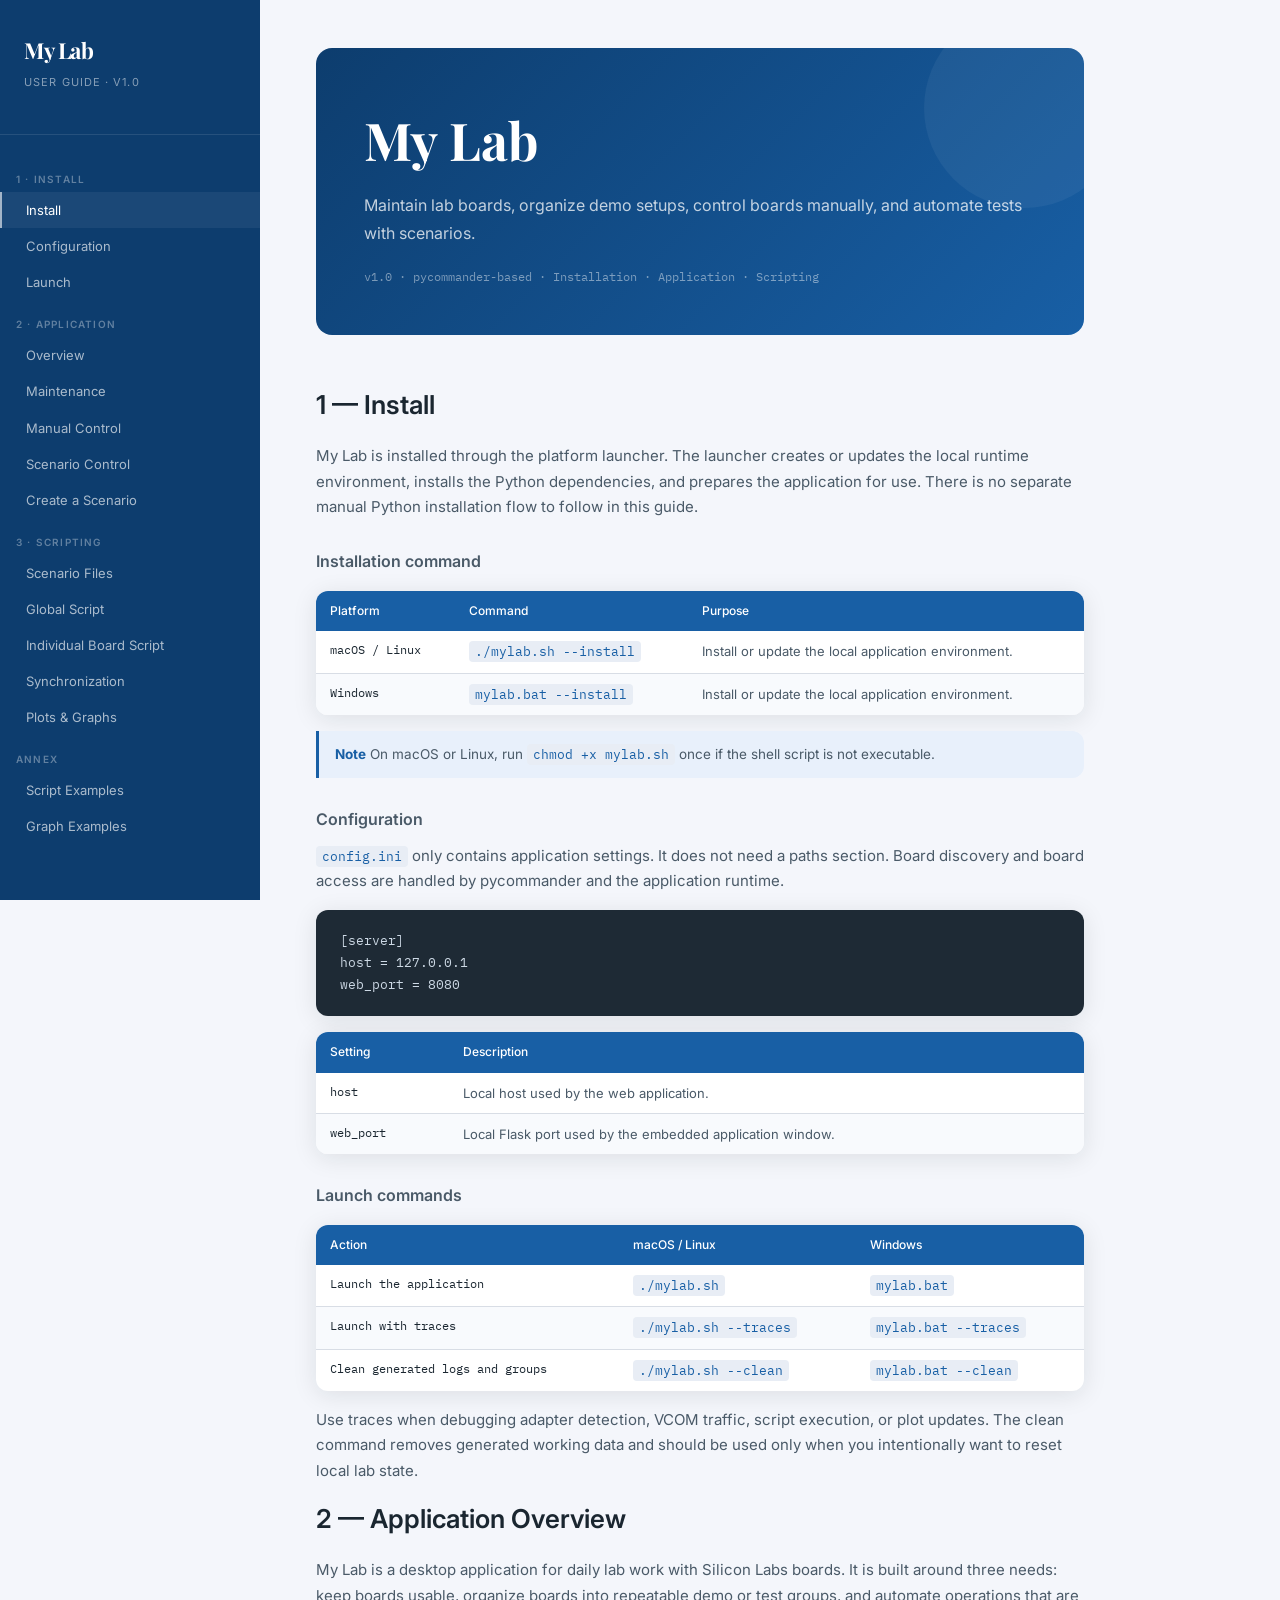
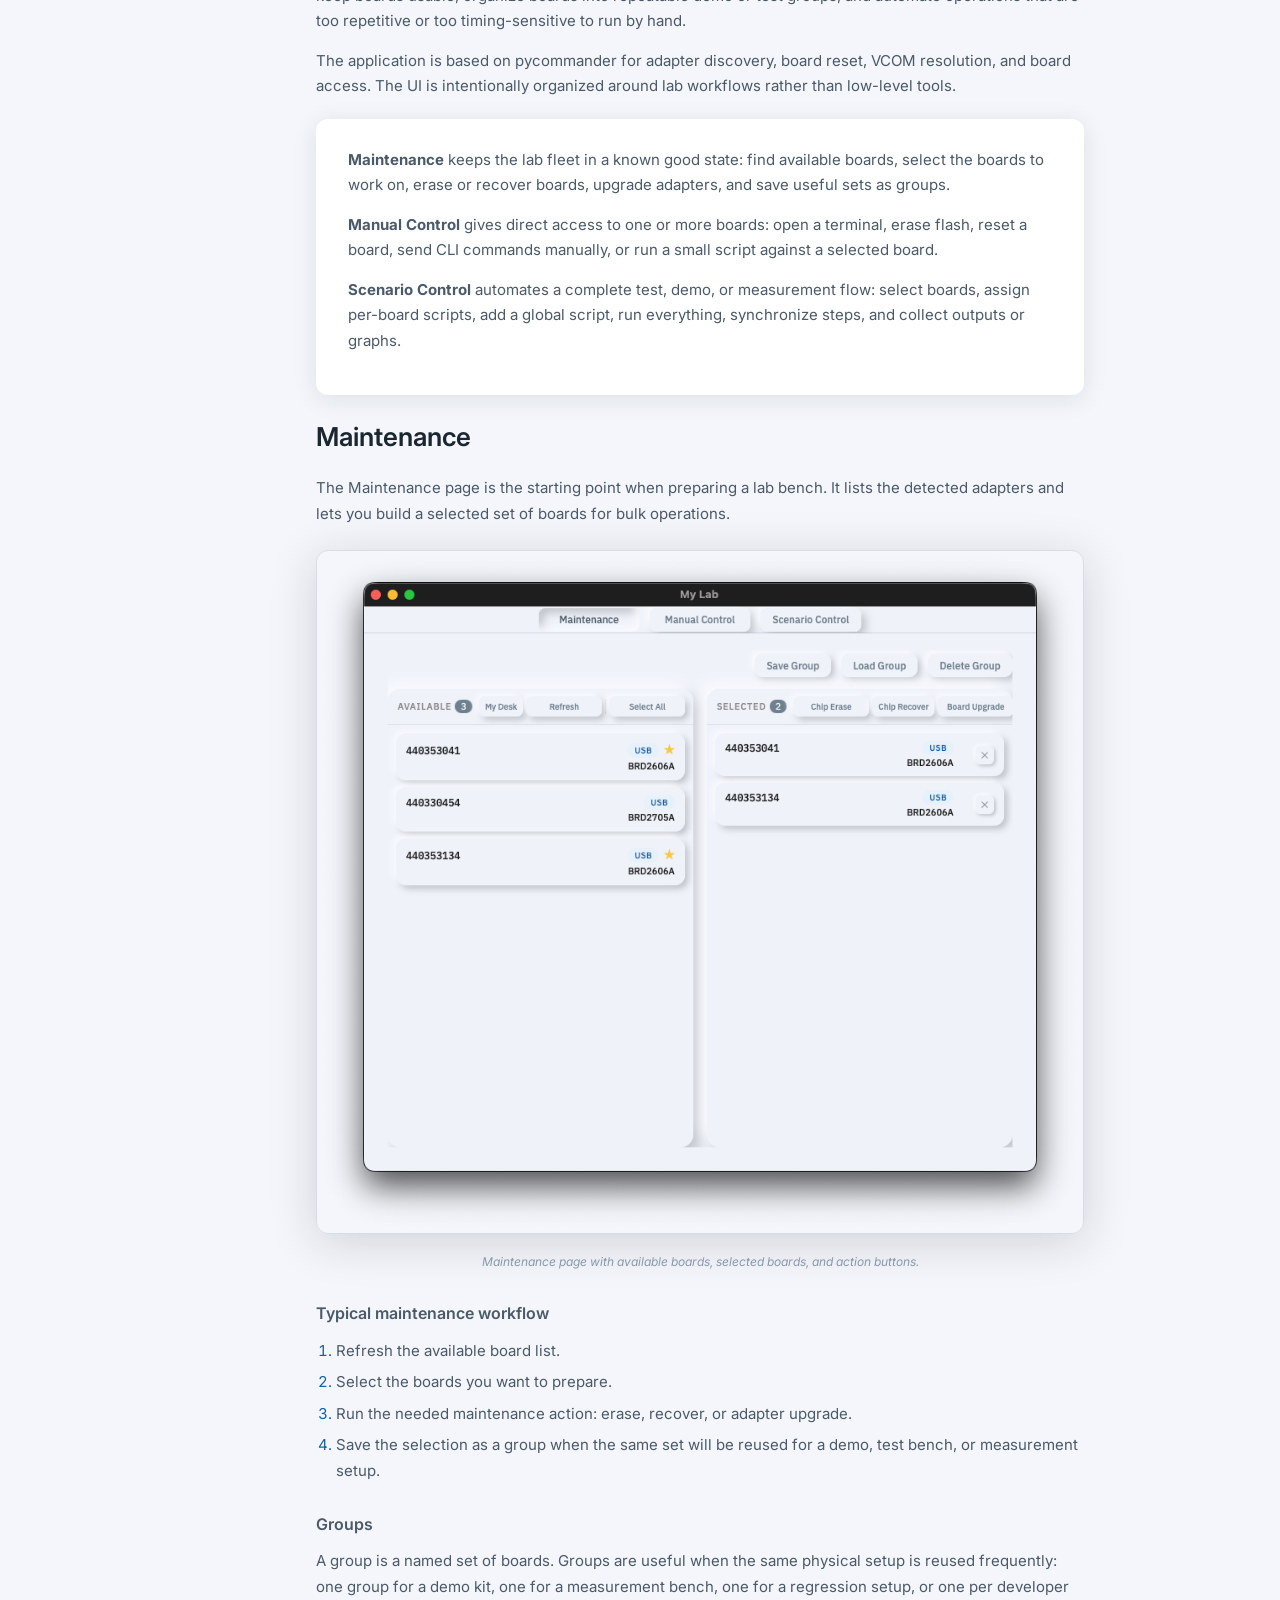
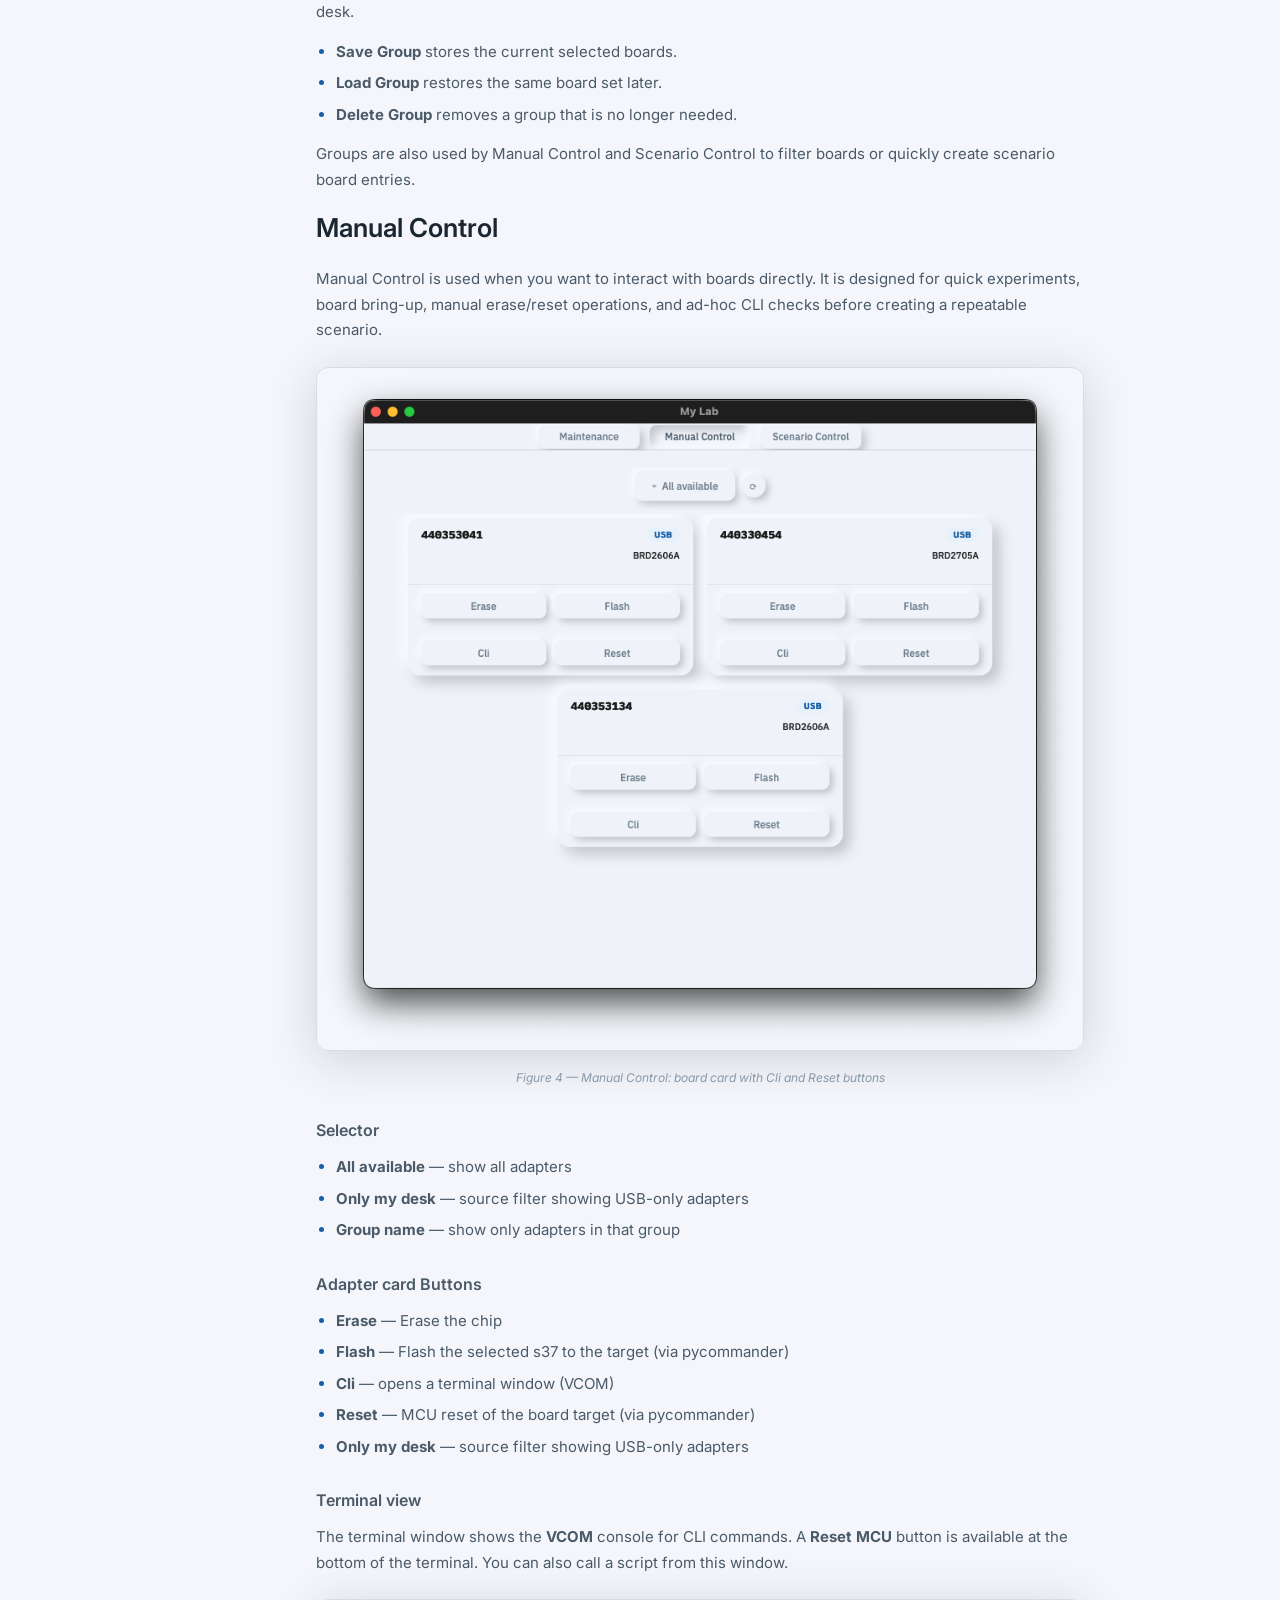
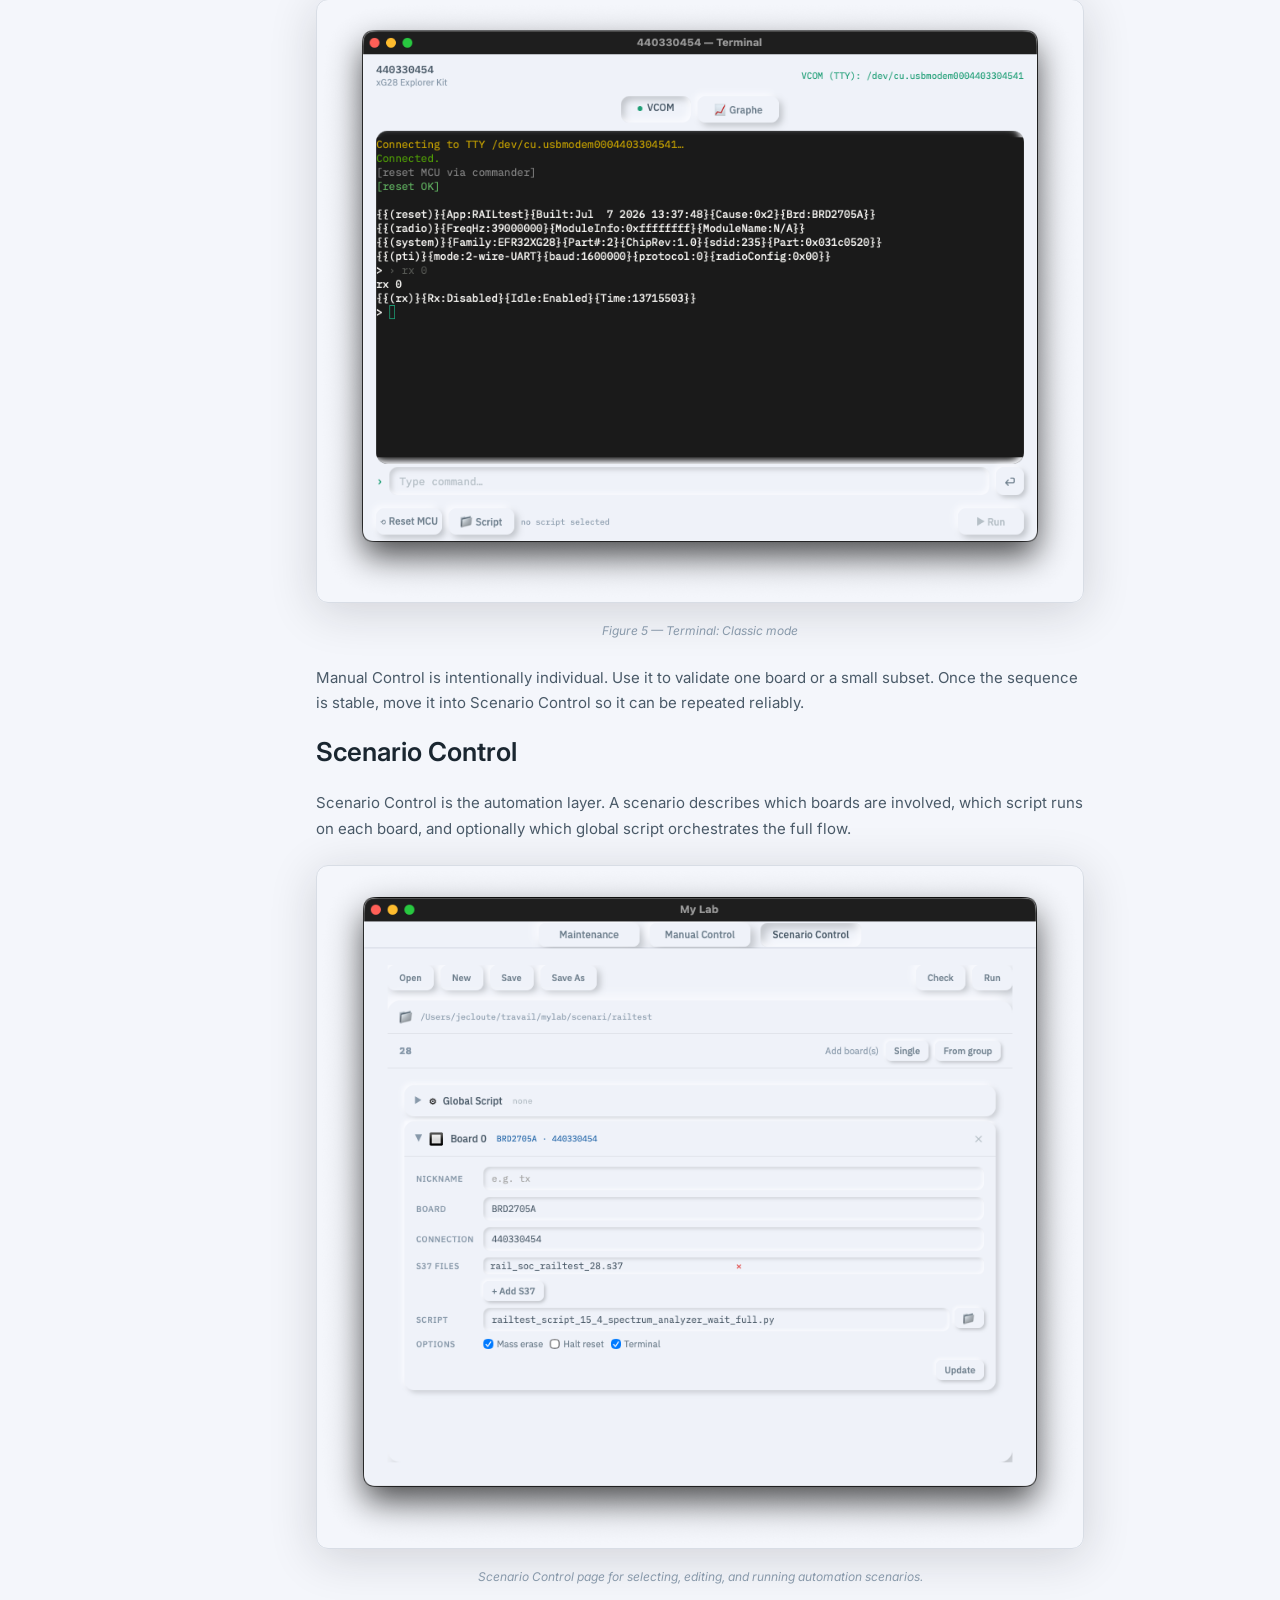
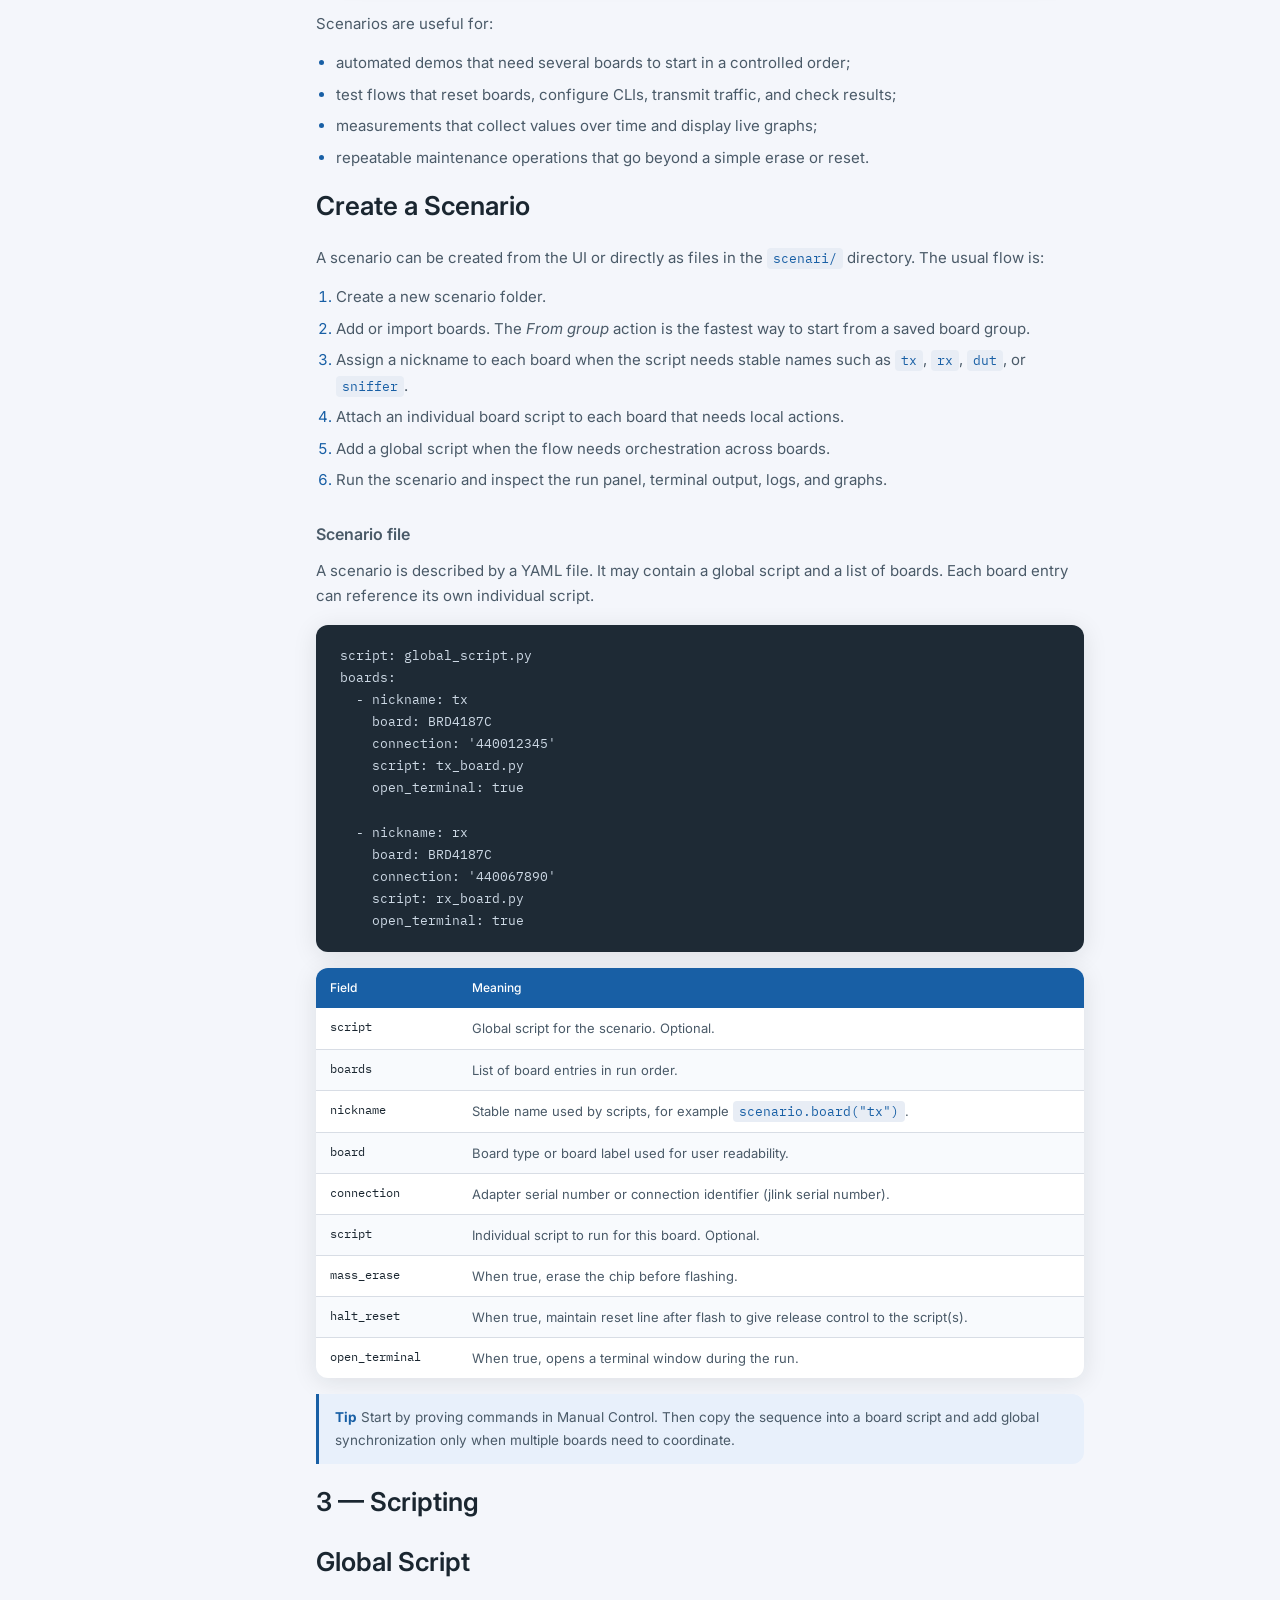
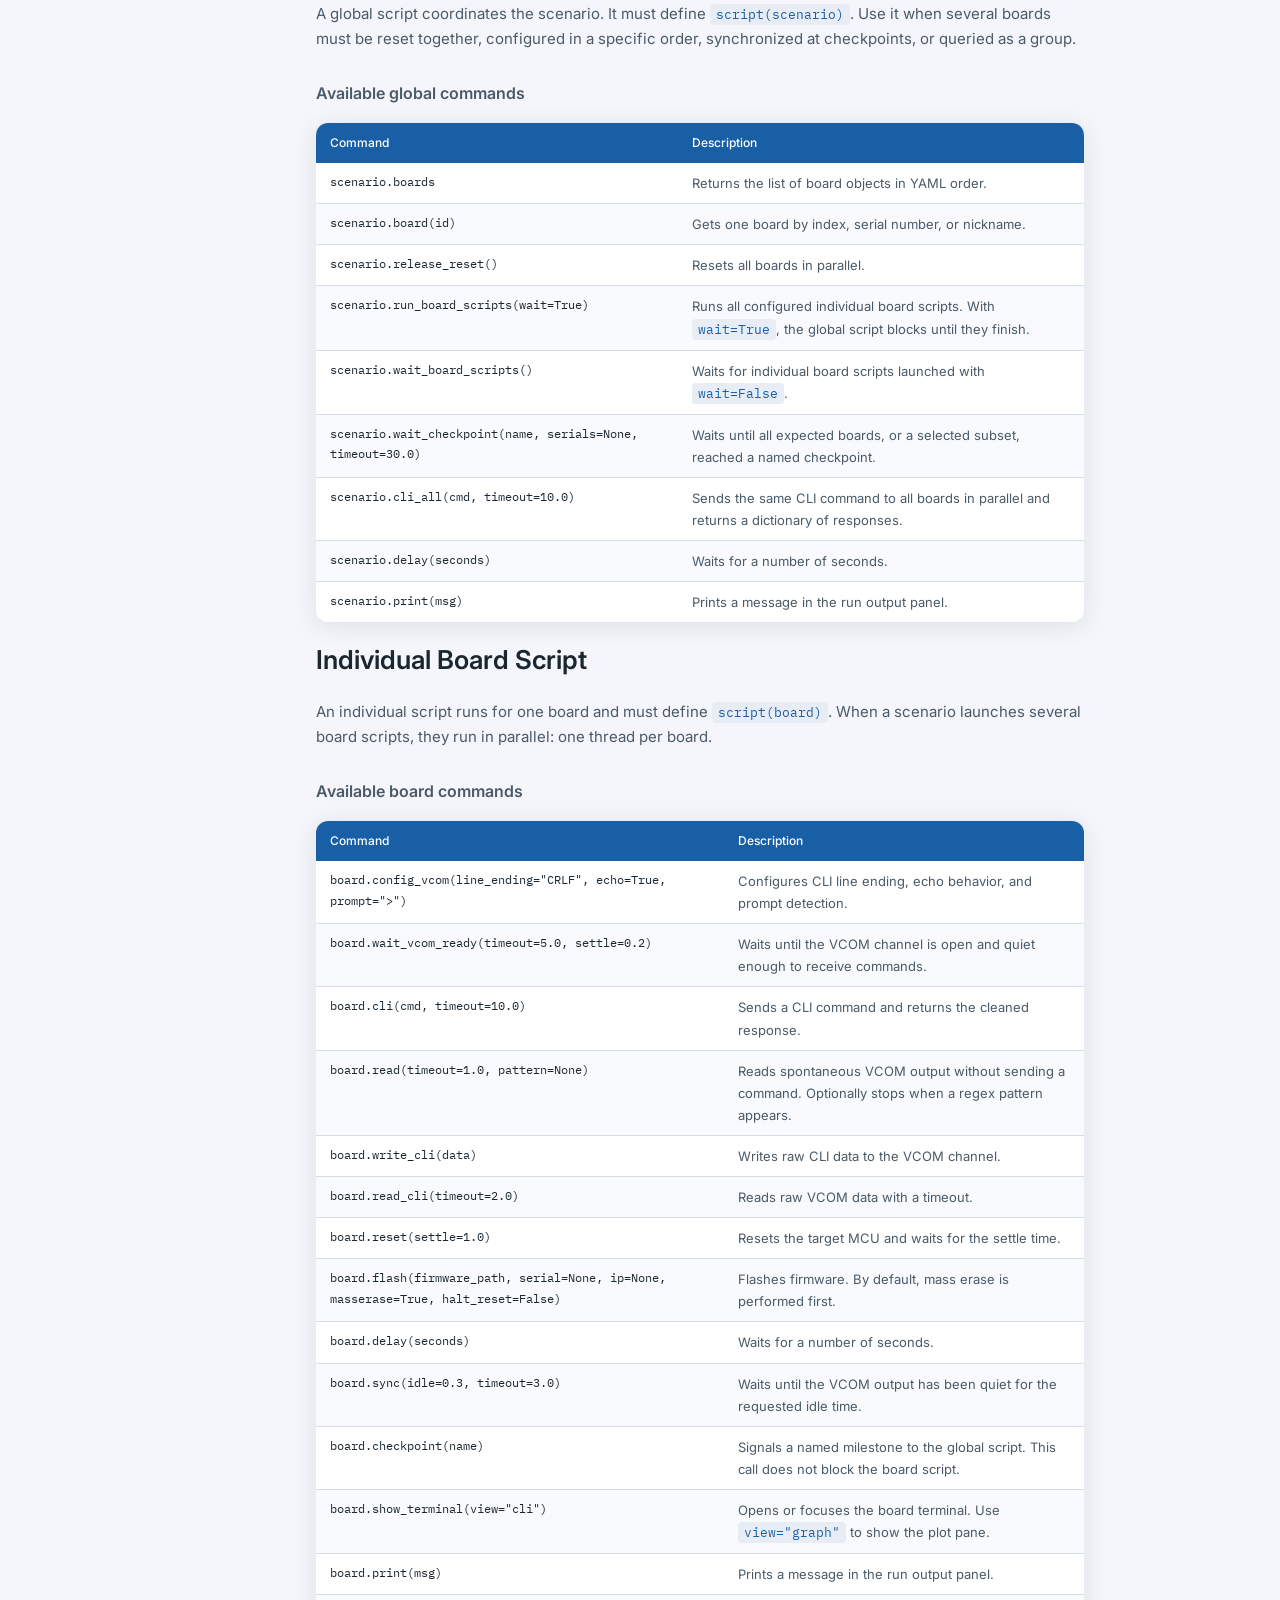
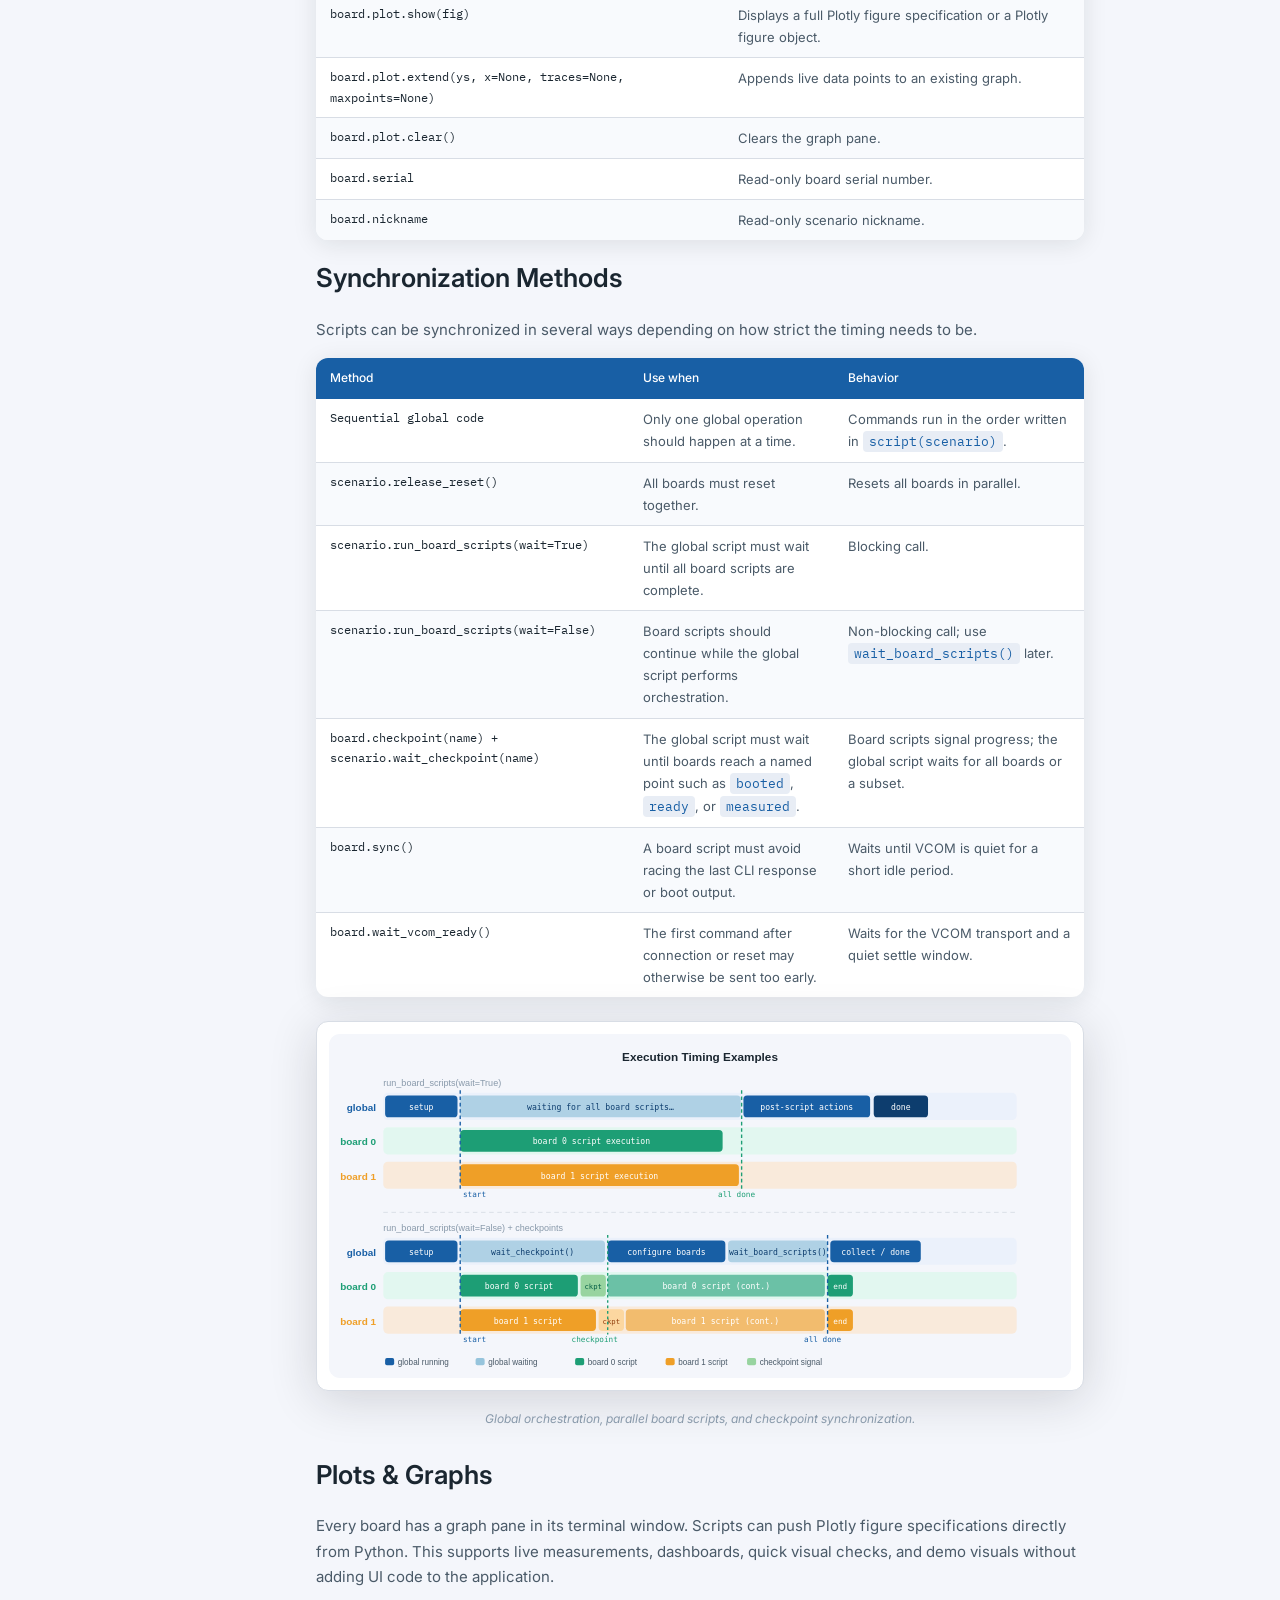
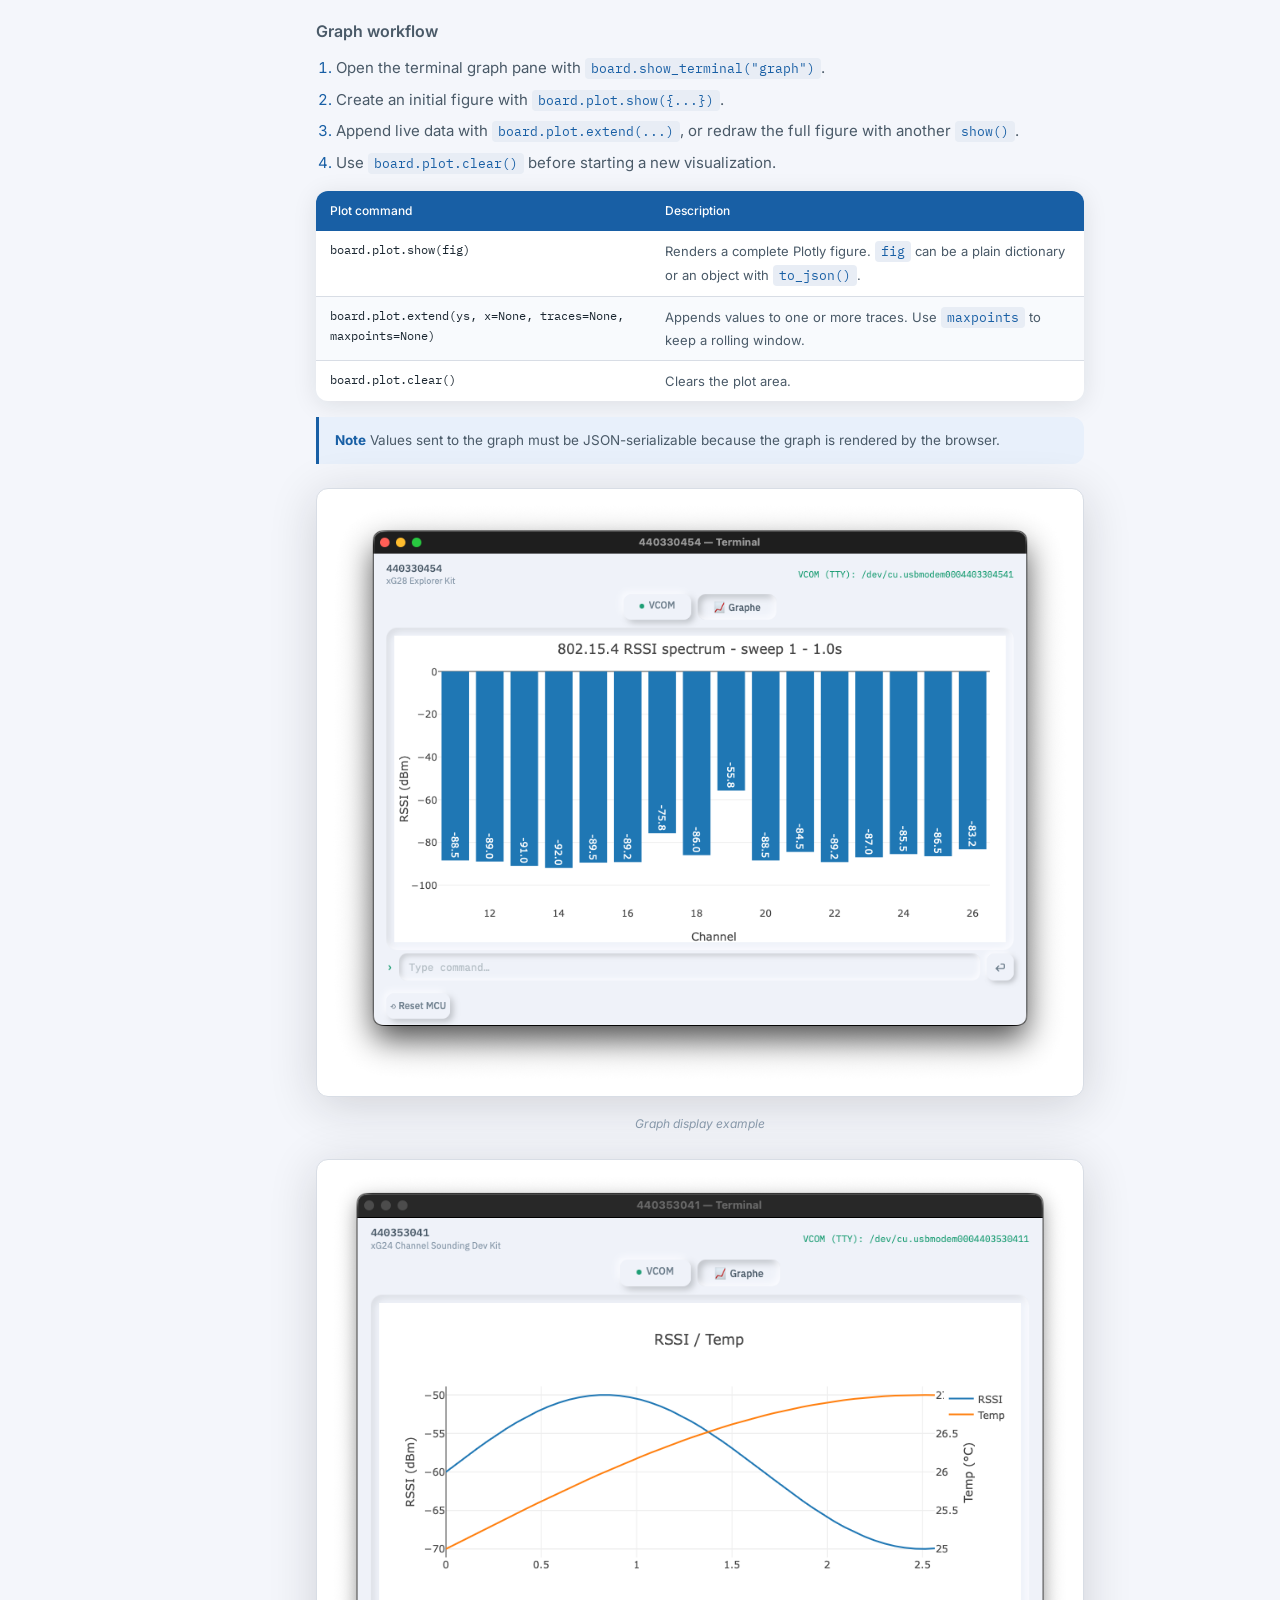
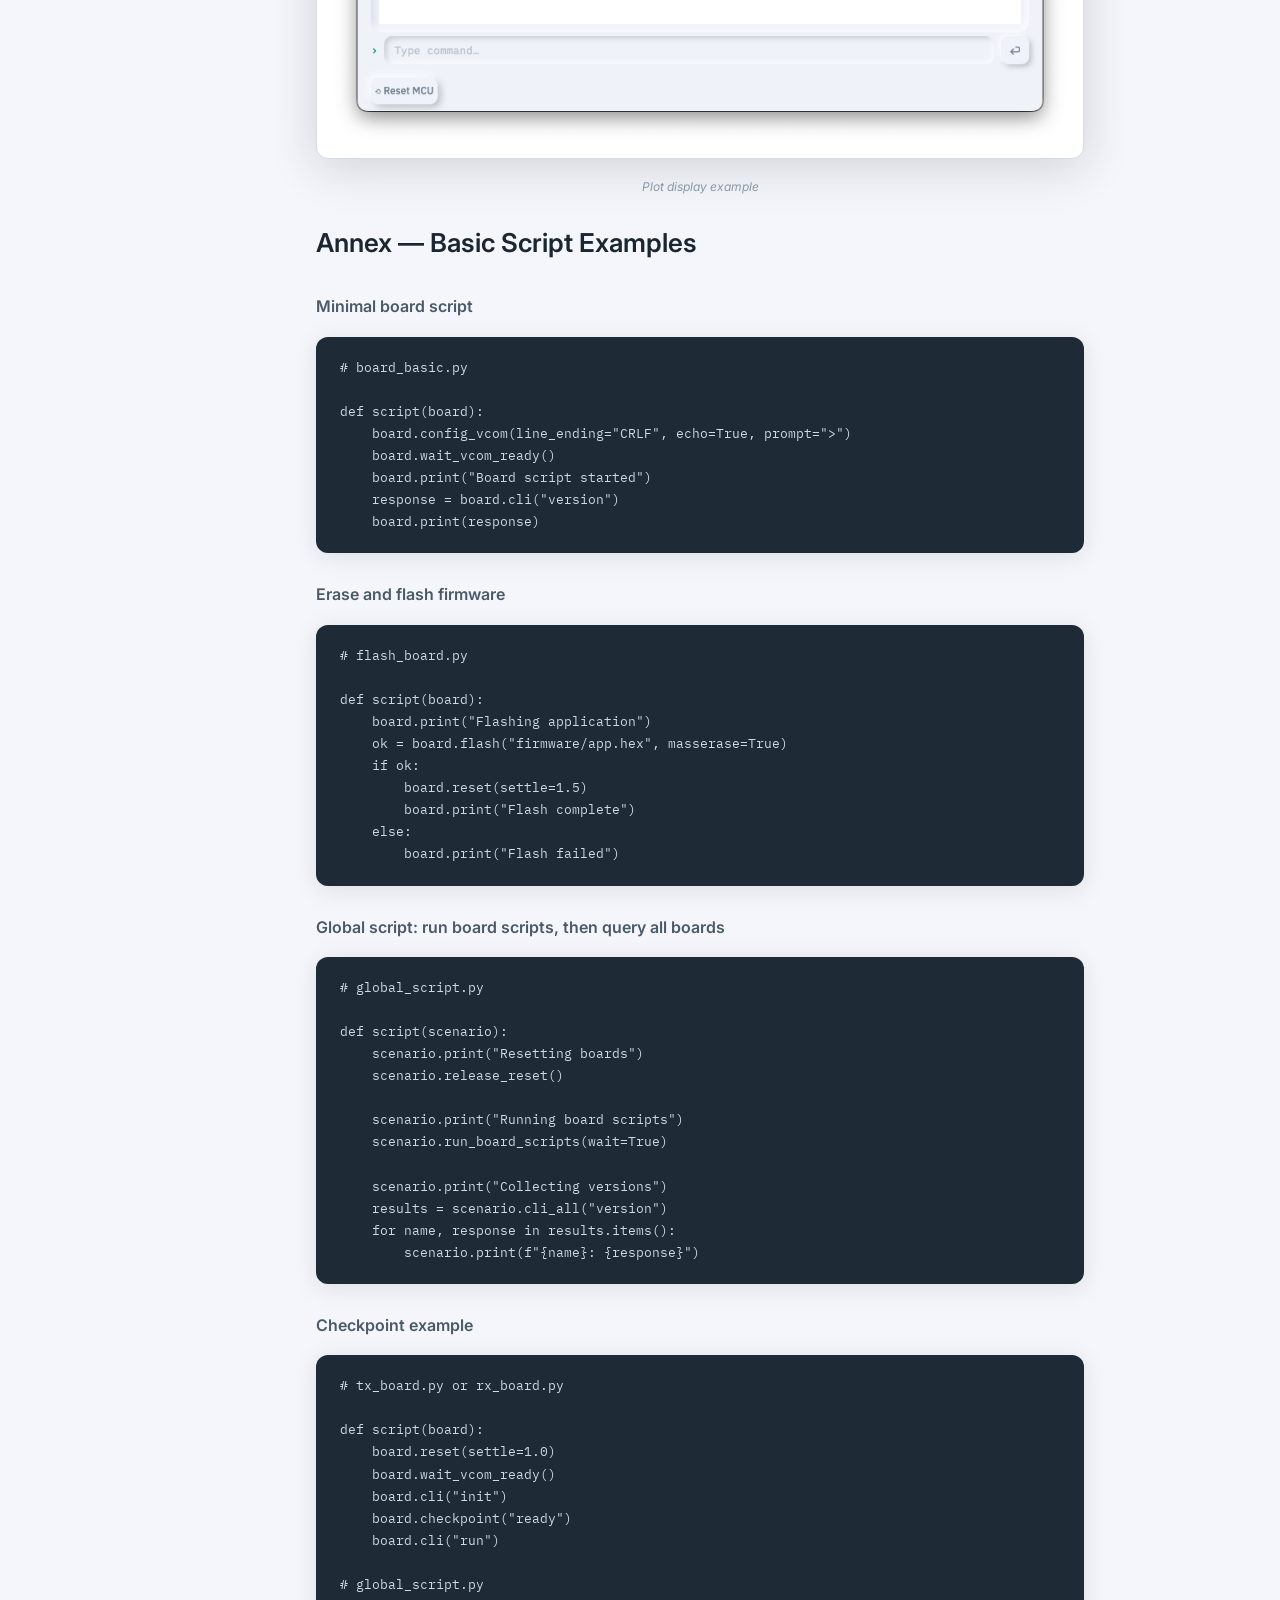
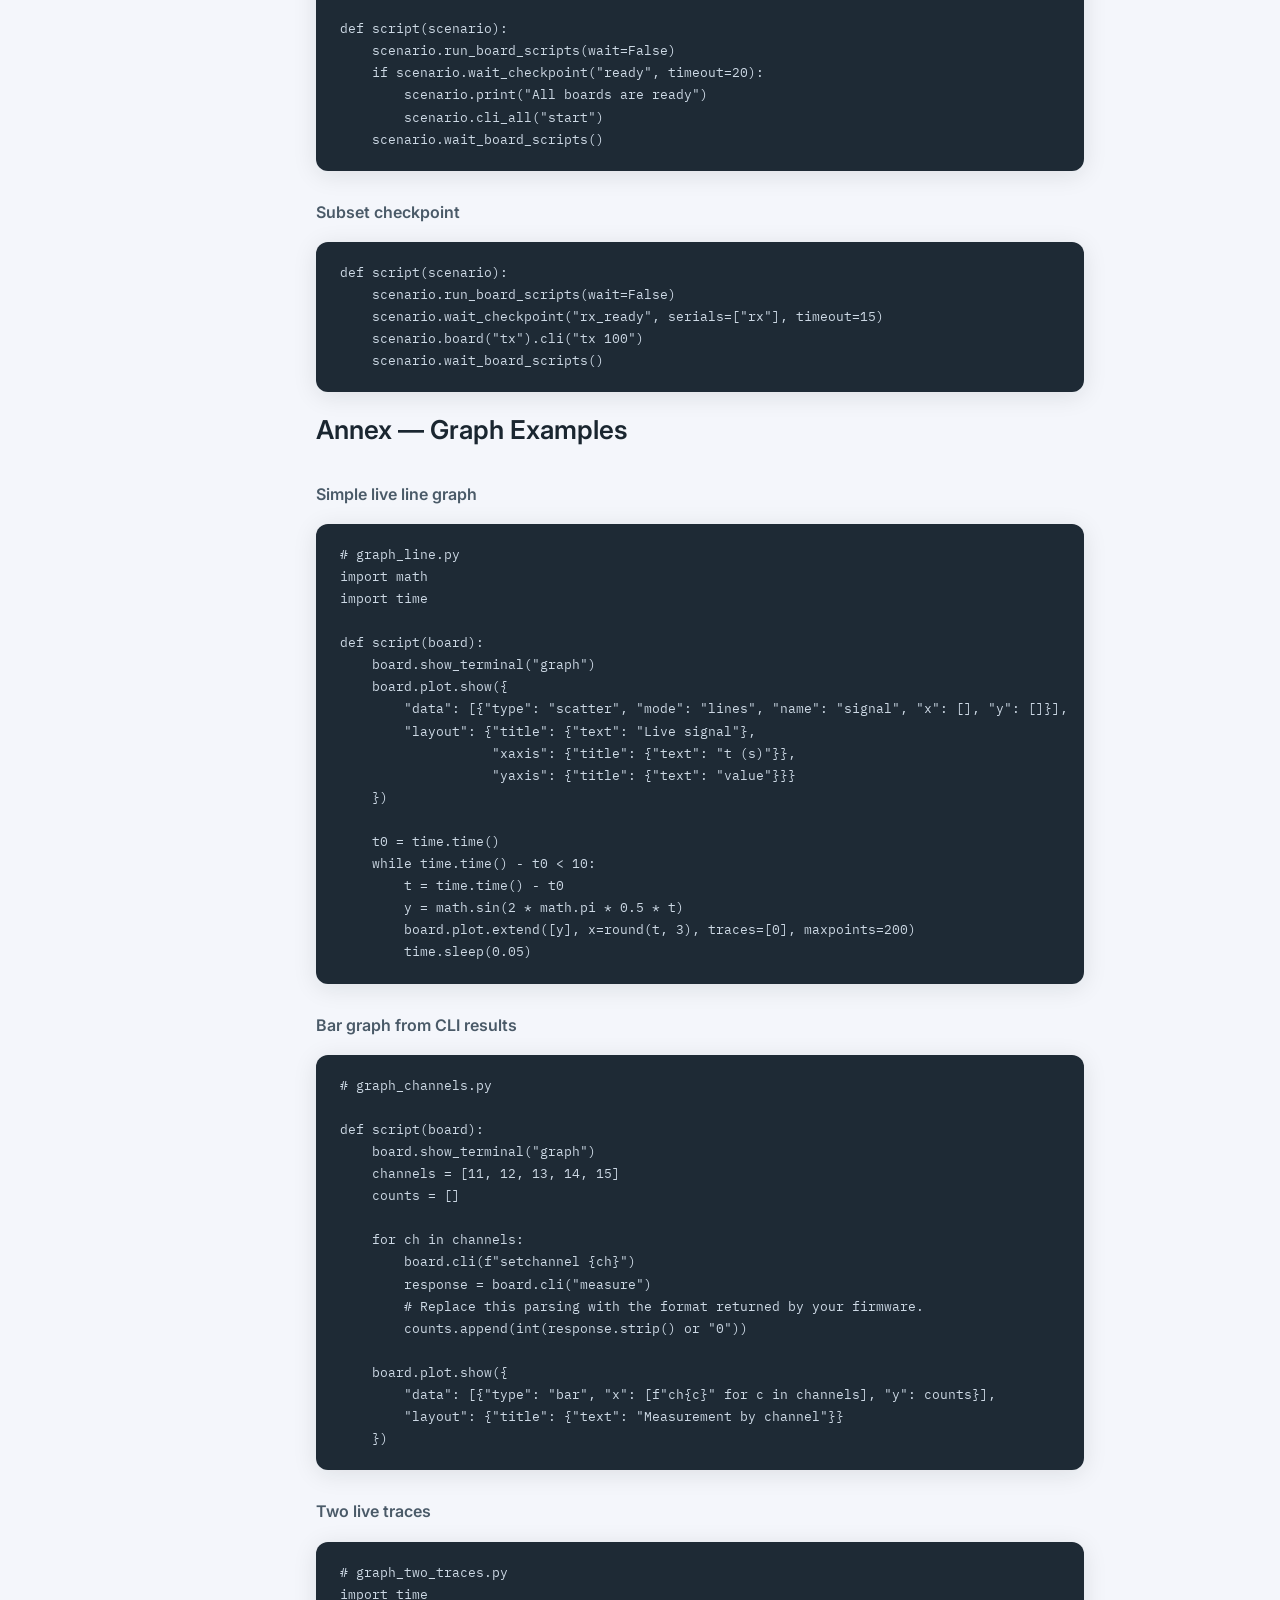
<file: doc/index.html>
<!DOCTYPE html>
<html lang="en">
<head>
<meta charset="UTF-8">
<meta name="viewport" content="width=device-width, initial-scale=1.0">
<title>My Lab — User Guide</title>
<link rel="preconnect" href="https://fonts.googleapis.com">
<link href="https://fonts.googleapis.com/css2?family=IBM+Plex+Mono:ital,wght@0,400;0,500;1,400&family=Inter:wght@300;400;500;600&family=Playfair+Display:wght@700&display=swap" rel="stylesheet">
<style>
/* ── Reset & Base ── */
*, *::before, *::after { box-sizing: border-box; margin: 0; padding: 0; }

:root {
  --bg:       #f4f6fb;
  --surface:  #ffffff;
  --accent:   #185FA5;
  --accent2:  #0d3d6e;
  --green:    #1D9E75;
  --orange:   #EF9F27;
  --red:      #E24B4A;
  --text:     #1a2630;
  --mid:      #4a5a68;
  --light:    #8899aa;
  --rule:     #d8dde5;
  --code-bg:  #1e2a35;
  --code-fg:  #cdd9e5;
  --note-bg:  #e8f0fb;
  --radius:   12px;
  --shadow:   0 4px 24px rgba(22,27,29,0.10);
  --shadow-lg:0 8px 48px rgba(22,27,29,0.16);
}

html { scroll-behavior: smooth; }

body {
  font-family: 'Inter', sans-serif;
  background: var(--bg);
  color: var(--text);
  line-height: 1.7;
  font-size: 15px;
}

/* ── Layout ── */
.layout { display: flex; min-height: 100vh; }

/* Sidebar */
.sidebar {
  width: 260px;
  flex-shrink: 0;
  position: sticky;
  top: 0;
  height: 100vh;
  overflow-y: auto;
  background: var(--accent2);
  padding: 32px 0 32px;
  display: flex;
  flex-direction: column;
}

.sidebar-brand {
  padding: 0 24px 28px;
  border-bottom: 1px solid rgba(255,255,255,0.1);
  margin-bottom: 20px;
}
.sidebar-brand h1 {
  font-family: 'Playfair Display', serif;
  font-size: 22px;
  color: white;
  letter-spacing: -.5px;
}
.sidebar-brand p {
  font-size: 11px;
  color: rgba(255,255,255,0.5);
  margin-top: 4px;
  text-transform: uppercase;
  letter-spacing: .1em;
}

.nav-section {
  padding: 0 16px 4px;
  font-size: 10px;
  font-weight: 600;
  text-transform: uppercase;
  letter-spacing: .12em;
  color: rgba(255,255,255,0.35);
  margin-top: 16px;
}

.sidebar nav a {
  display: block;
  padding: 7px 24px;
  font-size: 13px;
  color: rgba(255,255,255,0.65);
  text-decoration: none;
  border-left: 2px solid transparent;
  transition: all .15s;
}
.sidebar nav a:hover,
.sidebar nav a.active {
  color: white;
  border-left-color: rgba(255,255,255,0.6);
  background: rgba(255,255,255,0.06);
}
.sidebar nav a.sub { padding-left: 36px; font-size: 12px; }

/* Main content */
.main {
  flex: 1;
  min-width: 0;
  padding: 48px 56px 80px;
  max-width: 880px;
}

/* ── Typography ── */
h1.page-title {
  font-family: 'Playfair Display', serif;
  font-size: 42px;
  font-weight: 700;
  color: var(--accent);
  letter-spacing: -1px;
  margin-bottom: 8px;
}
.page-subtitle {
  font-size: 16px;
  color: var(--light);
  margin-bottom: 48px;
  padding-bottom: 24px;
  border-bottom: 1px solid var(--rule);
}

h2 {
  font-size: 26px;
  font-weight: 600;
  color: var(--text);
  margin: 56px 0 16px;
  padding-top: 24px;
  border-top: 1px solid var(--rule);
  scroll-margin-top: 24px;
}
h2:first-of-type { border-top: none; margin-top: 0; padding-top: 0; }

h3 {
  font-size: 16px;
  font-weight: 600;
  color: var(--mid);
  margin: 28px 0 10px;
  scroll-margin-top: 24px;
}

p { margin-bottom: 14px; color: var(--mid); }

a { color: var(--accent); text-decoration: none; }
a:hover { text-decoration: underline; }

ul, ol { margin: 0 0 14px 20px; color: var(--mid); }
li { margin-bottom: 6px; }
li::marker { color: var(--accent); }

/* ── Components ── */
.card {
  background: var(--surface);
  border-radius: var(--radius);
  box-shadow: var(--shadow);
  padding: 28px 32px;
  margin: 20px 0;
}

pre, code {
  font-family: 'IBM Plex Mono', monospace;
}

.code-block {
  background: var(--code-bg);
  border-radius: var(--radius);
  padding: 20px 24px;
  margin: 16px 0;
  overflow-x: auto;
  color: var(--code-fg);
  font-size: 13px;
  line-height: 1.7;
  box-shadow: var(--shadow);
}
.code-block .c { color: #5a7a94; font-style: italic; }
.code-block .k { color: #7eb8d4; }
.code-block .s { color: #98d4a0; }
.code-block .n { color: var(--code-fg); }

code {
  background: #e8edf5;
  color: var(--accent);
  padding: 2px 6px;
  border-radius: 4px;
  font-size: 13px;
}

.note {
  background: var(--note-bg);
  border-left: 3px solid var(--accent);
  border-radius: 0 var(--radius) var(--radius) 0;
  padding: 12px 16px;
  margin: 16px 0;
  font-size: 13.5px;
  color: var(--mid);
}
.note strong { color: var(--accent); }

.figure {
  margin: 24px 0;
  text-align: center;
}
.figure img {
  max-width: 100%;
  border-radius: var(--radius);
  box-shadow: var(--shadow-lg);
  border: 1px solid var(--rule);
}
.figure figcaption {
  font-size: 12px;
  color: var(--light);
  margin-top: 10px;
  font-style: italic;
}

table {
  width: 100%;
  border-collapse: collapse;
  font-size: 13px;
  margin: 16px 0;
  background: var(--surface);
  border-radius: var(--radius);
  overflow: hidden;
  box-shadow: var(--shadow);
}
th {
  background: var(--accent);
  color: white;
  padding: 10px 14px;
  font-weight: 500;
  text-align: left;
  font-size: 12px;
}
td {
  padding: 9px 14px;
  border-bottom: 1px solid var(--rule);
  color: var(--mid);
  vertical-align: top;
}
td:first-child { font-family: 'IBM Plex Mono', monospace; color: var(--text); font-size: 12px; }
tr:last-child td { border-bottom: none; }
tr:nth-child(even) td { background: #f8fafd; }

.badge {
  display: inline-block;
  padding: 2px 10px;
  border-radius: 20px;
  font-size: 11px;
  font-weight: 500;
}
.badge-blue   { background: #dbeafe; color: #1d4ed8; }
.badge-green  { background: #d1fae5; color: #065f46; }
.badge-orange { background: #fed7aa; color: #92400e; }

/* ── Cover section ── */
.cover {
  background: linear-gradient(135deg, var(--accent2) 0%, var(--accent) 100%);
  border-radius: 16px;
  padding: 48px;
  margin-bottom: 48px;
  color: white;
  position: relative;
  overflow: hidden;
}
.cover::before {
  content: '';
  position: absolute;
  right: -40px; top: -40px;
  width: 200px; height: 200px;
  border-radius: 50%;
  background: rgba(255,255,255,0.05);
}
.cover h1 {
  font-family: 'Playfair Display', serif;
  font-size: 52px;
  color: white;
  margin-bottom: 8px;
}
.cover p { color: rgba(255,255,255,0.75); font-size: 16px; margin-bottom: 0; }
.cover .version { font-family: 'IBM Plex Mono', monospace; font-size: 12px; color: rgba(255,255,255,0.45); margin-top: 20px; }

/* ── Scrollbar ── */
.sidebar::-webkit-scrollbar { width: 4px; }
.sidebar::-webkit-scrollbar-thumb { background: rgba(255,255,255,0.2); border-radius: 2px; }

/* ── Section anchors ── */
section { scroll-margin-top: 0; }
</style>
</head>

<body>

<div class="layout">

<aside class="sidebar">
  <div class="sidebar-brand">
    <h1>My Lab</h1>
    <p>User Guide · v1.0</p>
  </div>
  <nav>
    <div class="nav-section">1 · Install</div>
    <a href="#install">Install</a>
    <a href="#config">Configuration</a>
    <a href="#launch">Launch</a>

    <div class="nav-section">2 · Application</div>
    <a href="#overview">Overview</a>
    <a href="#maintenance">Maintenance</a>
    <a href="#manual-control">Manual Control</a>
    <a href="#scenario-control">Scenario Control</a>
    <a href="#create-scenario">Create a Scenario</a>

    <div class="nav-section">3 · Scripting</div>
    <a href="#scenario-file">Scenario Files</a>
    <a href="#global-script">Global Script</a>
    <a href="#board-script">Individual Board Script</a>
    <a href="#sync">Synchronization</a>
    <a href="#plots">Plots &amp; Graphs</a>

    <div class="nav-section">Annex</div>
    <a href="#examples">Script Examples</a>
    <a href="#graph-examples">Graph Examples</a>
  </nav>
</aside>

<main class="main">

<div class="cover">
  <h1>My Lab</h1>
  <p>Maintain lab boards, organize demo setups, control boards manually, and automate tests with scenarios.</p>
  <div class="version">v1.0 · pycommander-based · Installation · Application · Scripting</div>
</div>

<section id="install">
<h2>1 — Install</h2>
<p>My Lab is installed through the platform launcher. The launcher creates or updates the local runtime environment, installs the Python dependencies, and prepares the application for use. There is no separate manual Python installation flow to follow in this guide.</p>

<h3 id="install-steps">Installation command</h3>
<table>
  <thead><tr><th>Platform</th><th>Command</th><th>Purpose</th></tr></thead>
  <tbody>
    <tr><td>macOS / Linux</td><td><code>./mylab.sh --install</code></td><td>Install or update the local application environment.</td></tr>
    <tr><td>Windows</td><td><code>mylab.bat --install</code></td><td>Install or update the local application environment.</td></tr>
  </tbody>
</table>

<div class="note"><strong>Note</strong> On macOS or Linux, run <code>chmod +x mylab.sh</code> once if the shell script is not executable.</div>

<h3 id="config">Configuration</h3>
<p><code>config.ini</code> only contains application settings. It does not need a paths section. Board discovery and board access are handled by pycommander and the application runtime.</p>
<div class="code-block"><pre>[server]
host = 127.0.0.1
web_port = 8080
</pre></div>

<table>
  <thead><tr><th>Setting</th><th>Description</th></tr></thead>
  <tbody>
    <tr><td>host</td><td>Local host used by the web application.</td></tr>
    <tr><td>web_port</td><td>Local Flask port used by the embedded application window.</td></tr>
  </tbody>
</table>

<h3 id="launch">Launch commands</h3>
<table>
  <thead><tr><th>Action</th><th>macOS / Linux</th><th>Windows</th></tr></thead>
  <tbody>
    <tr><td>Launch the application</td><td><code>./mylab.sh</code></td><td><code>mylab.bat</code></td></tr>
    <tr><td>Launch with traces</td><td><code>./mylab.sh --traces</code></td><td><code>mylab.bat --traces</code></td></tr>
    <tr><td>Clean generated logs and groups</td><td><code>./mylab.sh --clean</code></td><td><code>mylab.bat --clean</code></td></tr>
  </tbody>
</table>
<p>Use traces when debugging adapter detection, VCOM traffic, script execution, or plot updates. The clean command removes generated working data and should be used only when you intentionally want to reset local lab state.</p>
</section>

<section id="overview">
<h2>2 — Application Overview</h2>
<p>My Lab is a desktop application for daily lab work with Silicon Labs boards. It is built around three needs: keep boards usable, organize boards into repeatable demo or test groups, and automate operations that are too repetitive or too timing-sensitive to run by hand.</p>

<p>The application is based on pycommander for adapter discovery, board reset, VCOM resolution, and board access. The UI is intentionally organized around lab workflows rather than low-level tools.</p>

<div class="card">
  <p><strong>Maintenance</strong> keeps the lab fleet in a known good state: find available boards, select the boards to work on, erase or recover boards, upgrade adapters, and save useful sets as groups.</p>
  <p><strong>Manual Control</strong> gives direct access to one or more boards: open a terminal, erase flash, reset a board, send CLI commands manually, or run a small script against a selected board.</p>
  <p><strong>Scenario Control</strong> automates a complete test, demo, or measurement flow: select boards, assign per-board scripts, add a global script, run everything, synchronize steps, and collect outputs or graphs.</p>
</div>
</section>

<section id="maintenance">
<h2>Maintenance</h2>
<p>The Maintenance page is the starting point when preparing a lab bench. It lists the detected adapters and lets you build a selected set of boards for bulk operations.</p>

<div class="figure">
  <img src="img/img_maintenance.png" alt="Maintenance page">
  <figcaption>Maintenance page with available boards, selected boards, and action buttons.</figcaption>
</div>

<h3>Typical maintenance workflow</h3>
<ol>
  <li>Refresh the available board list.</li>
  <li>Select the boards you want to prepare.</li>
  <li>Run the needed maintenance action: erase, recover, or adapter upgrade.</li>
  <li>Save the selection as a group when the same set will be reused for a demo, test bench, or measurement setup.</li>
</ol>

<h3>Groups</h3>
<p>A group is a named set of boards. Groups are useful when the same physical setup is reused frequently: one group for a demo kit, one for a measurement bench, one for a regression setup, or one per developer desk.</p>
<ul>
  <li><strong>Save Group</strong> stores the current selected boards.</li>
  <li><strong>Load Group</strong> restores the same board set later.</li>
  <li><strong>Delete Group</strong> removes a group that is no longer needed.</li>
</ul>
<p>Groups are also used by Manual Control and Scenario Control to filter boards or quickly create scenario board entries.</p>
</section>

<section id="manual-control">
<h2>Manual Control</h2>
<p>Manual Control is used when you want to interact with boards directly. It is designed for quick experiments, board bring-up, manual erase/reset operations, and ad-hoc CLI checks before creating a repeatable scenario.</p>

<div class="figure">
  <img src="img/img_manual.png" alt="Manual Control page">
  <figcaption>Figure 4 — Manual Control: board card with Cli and Reset buttons</figcaption>
</div>
<h3>Selector</h3>
<ul>
  <li><strong>All available</strong> — show all adapters</li>
  <li><strong>Only my desk</strong> — source filter showing USB-only adapters</li>
  <li><strong>Group name</strong> — show only adapters in that group</li>
</ul>
<h3>Adapter card Buttons</h3>
<ul>
  <li><strong>Erase</strong> — Erase the chip</li>
  <li><strong>Flash</strong> — Flash the selected s37 to the target (via pycommander)</li>
  <li><strong>Cli</strong> — opens a terminal window (VCOM)</li>
  <li><strong>Reset</strong> — MCU reset of the board target (via pycommander)</li>
  <li><strong>Only my desk</strong> — source filter showing USB-only adapters</li>
</ul>

<h3>Terminal view</h3>
<p>The terminal window shows the <strong>VCOM</strong> console for CLI commands. A <strong>Reset MCU</strong> button is available at the bottom of the terminal. You can also call a script from this window.</p>

<div class="figure">
  <img src="img/img_terminal.png" alt="Terminal — Classic mode">
  <figcaption>Figure 5 — Terminal: Classic mode</figcaption>
</div>


<p>Manual Control is intentionally individual. Use it to validate one board or a small subset. Once the sequence is stable, move it into Scenario Control so it can be repeated reliably.</p>
</section>

<section id="scenario-control">
<h2>Scenario Control</h2>
<p>Scenario Control is the automation layer. A scenario describes which boards are involved, which script runs on each board, and optionally which global script orchestrates the full flow.</p>

<div class="figure">
  <img src="img/img_script.png" alt="Scenario Control page">
  <figcaption>Scenario Control page for selecting, editing, and running automation scenarios.</figcaption>
</div>

<p>Scenarios are useful for:</p>
<ul>
  <li>automated demos that need several boards to start in a controlled order;</li>
  <li>test flows that reset boards, configure CLIs, transmit traffic, and check results;</li>
  <li>measurements that collect values over time and display live graphs;</li>
  <li>repeatable maintenance operations that go beyond a simple erase or reset.</li>
</ul>
</section>

<section id="create-scenario">
<h2>Create a Scenario</h2>
<p>A scenario can be created from the UI or directly as files in the <code>scenari/</code> directory. The usual flow is:</p>
<ol>
  <li>Create a new scenario folder.</li>
  <li>Add or import boards. The <em>From group</em> action is the fastest way to start from a saved board group.</li>
  <li>Assign a nickname to each board when the script needs stable names such as <code>tx</code>, <code>rx</code>, <code>dut</code>, or <code>sniffer</code>.</li>
  <li>Attach an individual board script to each board that needs local actions.</li>
  <li>Add a global script when the flow needs orchestration across boards.</li>
  <li>Run the scenario and inspect the run panel, terminal output, logs, and graphs.</li>
</ol>
<h3>Scenario file</h3>
<p>A scenario is described by a YAML file. It may contain a global script and a list of boards. Each board entry can reference its own individual script.</p>
<div class="code-block"><pre>script: global_script.py
boards:
  - nickname: tx
    board: BRD4187C
    connection: '440012345'
    script: tx_board.py
    open_terminal: true

  - nickname: rx
    board: BRD4187C
    connection: '440067890'
    script: rx_board.py
    open_terminal: true</pre></div>

<table>
  <thead><tr><th>Field</th><th>Meaning</th></tr></thead>
  <tbody>
    <tr><td>script</td><td>Global script for the scenario. Optional.</td></tr>
    <tr><td>boards</td><td>List of board entries in run order.</td></tr>
    <tr><td>nickname</td><td>Stable name used by scripts, for example <code>scenario.board("tx")</code>.</td></tr>
    <tr><td>board</td><td>Board type or board label used for user readability.</td></tr>
    <tr><td>connection</td><td>Adapter serial number or connection identifier (jlink serial number).</td></tr>
    <tr><td>script</td><td>Individual script to run for this board. Optional.</td></tr>
	<tr><td>mass_erase</td><td>When true, erase the chip before flashing.</td></tr>
	<tr><td>halt_reset</td><td>When true, maintain reset line after flash to give release control to the script(s).</td></tr>
    <tr><td>open_terminal</td><td>When true, opens a terminal window during the run.</td></tr>
  </tbody>
</table>
</section>
<div class="note"><strong>Tip</strong> Start by proving commands in Manual Control. Then copy the sequence into a board script and add global synchronization only when multiple boards need to coordinate.</div>
</section>

<section id="scenario-file">
<h2>3 — Scripting</h2>

<section id="global-script">
<h2>Global Script</h2>
<p>A global script coordinates the scenario. It must define <code>script(scenario)</code>. Use it when several boards must be reset together, configured in a specific order, synchronized at checkpoints, or queried as a group.</p>

<h3>Available global commands</h3>
<table>
  <thead><tr><th>Command</th><th>Description</th></tr></thead>
  <tbody>
    <tr><td>scenario.boards</td><td>Returns the list of board objects in YAML order.</td></tr>
    <tr><td>scenario.board(id)</td><td>Gets one board by index, serial number, or nickname.</td></tr>
    <tr><td>scenario.release_reset()</td><td>Resets all boards in parallel.</td></tr>
    <tr><td>scenario.run_board_scripts(wait=True)</td><td>Runs all configured individual board scripts. With <code>wait=True</code>, the global script blocks until they finish.</td></tr>
    <tr><td>scenario.wait_board_scripts()</td><td>Waits for individual board scripts launched with <code>wait=False</code>.</td></tr>
    <tr><td>scenario.wait_checkpoint(name, serials=None, timeout=30.0)</td><td>Waits until all expected boards, or a selected subset, reached a named checkpoint.</td></tr>
    <tr><td>scenario.cli_all(cmd, timeout=10.0)</td><td>Sends the same CLI command to all boards in parallel and returns a dictionary of responses.</td></tr>
    <tr><td>scenario.delay(seconds)</td><td>Waits for a number of seconds.</td></tr>
    <tr><td>scenario.print(msg)</td><td>Prints a message in the run output panel.</td></tr>
  </tbody>
</table>
</section>

<section id="board-script">
<h2>Individual Board Script</h2>
<p>An individual script runs for one board and must define <code>script(board)</code>. When a scenario launches several board scripts, they run in parallel: one thread per board.</p>

<h3>Available board commands</h3>
<table>
  <thead><tr><th>Command</th><th>Description</th></tr></thead>
  <tbody>
    <tr><td>board.config_vcom(line_ending="CRLF", echo=True, prompt="&gt;")</td><td>Configures CLI line ending, echo behavior, and prompt detection.</td></tr>
    <tr><td>board.wait_vcom_ready(timeout=5.0, settle=0.2)</td><td>Waits until the VCOM channel is open and quiet enough to receive commands.</td></tr>
    <tr><td>board.cli(cmd, timeout=10.0)</td><td>Sends a CLI command and returns the cleaned response.</td></tr>
    <tr><td>board.read(timeout=1.0, pattern=None)</td><td>Reads spontaneous VCOM output without sending a command. Optionally stops when a regex pattern appears.</td></tr>
    <tr><td>board.write_cli(data)</td><td>Writes raw CLI data to the VCOM channel.</td></tr>
    <tr><td>board.read_cli(timeout=2.0)</td><td>Reads raw VCOM data with a timeout.</td></tr>
    <tr><td>board.reset(settle=1.0)</td><td>Resets the target MCU and waits for the settle time.</td></tr>
    <tr><td>board.flash(firmware_path, serial=None, ip=None, masserase=True, halt_reset=False)</td><td>Flashes firmware. By default, mass erase is performed first.</td></tr>
    <tr><td>board.delay(seconds)</td><td>Waits for a number of seconds.</td></tr>
    <tr><td>board.sync(idle=0.3, timeout=3.0)</td><td>Waits until the VCOM output has been quiet for the requested idle time.</td></tr>
    <tr><td>board.checkpoint(name)</td><td>Signals a named milestone to the global script. This call does not block the board script.</td></tr>
    <tr><td>board.show_terminal(view="cli")</td><td>Opens or focuses the board terminal. Use <code>view="graph"</code> to show the plot pane.</td></tr>
    <tr><td>board.print(msg)</td><td>Prints a message in the run output panel.</td></tr>
    <tr><td>board.plot.show(fig)</td><td>Displays a full Plotly figure specification or a Plotly figure object.</td></tr>
    <tr><td>board.plot.extend(ys, x=None, traces=None, maxpoints=None)</td><td>Appends live data points to an existing graph.</td></tr>
    <tr><td>board.plot.clear()</td><td>Clears the graph pane.</td></tr>
    <tr><td>board.serial</td><td>Read-only board serial number.</td></tr>
    <tr><td>board.nickname</td><td>Read-only scenario nickname.</td></tr>
  </tbody>
</table>
</section>

<section id="sync">
<h2>Synchronization Methods</h2>
<p>Scripts can be synchronized in several ways depending on how strict the timing needs to be.</p>

<table>
  <thead><tr><th>Method</th><th>Use when</th><th>Behavior</th></tr></thead>
  <tbody>
    <tr><td>Sequential global code</td><td>Only one global operation should happen at a time.</td><td>Commands run in the order written in <code>script(scenario)</code>.</td></tr>
    <tr><td>scenario.release_reset()</td><td>All boards must reset together.</td><td>Resets all boards in parallel.</td></tr>
    <tr><td>scenario.run_board_scripts(wait=True)</td><td>The global script must wait until all board scripts are complete.</td><td>Blocking call.</td></tr>
    <tr><td>scenario.run_board_scripts(wait=False)</td><td>Board scripts should continue while the global script performs orchestration.</td><td>Non-blocking call; use <code>wait_board_scripts()</code> later.</td></tr>
    <tr><td>board.checkpoint(name) + scenario.wait_checkpoint(name)</td><td>The global script must wait until boards reach a named point such as <code>booted</code>, <code>ready</code>, or <code>measured</code>.</td><td>Board scripts signal progress; the global script waits for all boards or a subset.</td></tr>
    <tr><td>board.sync()</td><td>A board script must avoid racing the last CLI response or boot output.</td><td>Waits until VCOM is quiet for a short idle period.</td></tr>
    <tr><td>board.wait_vcom_ready()</td><td>The first command after connection or reset may otherwise be sent too early.</td><td>Waits for the VCOM transport and a quiet settle window.</td></tr>
  </tbody>
</table>

<div class="figure">
  <img src="img/timing.svg" alt="Execution timing diagram" style="background:white; padding:12px; border-radius:12px;">
  <figcaption>Global orchestration, parallel board scripts, and checkpoint synchronization.</figcaption>
</div>
</section>

<section id="plots">
<h2>Plots &amp; Graphs</h2>
<p>Every board has a graph pane in its terminal window. Scripts can push Plotly figure specifications directly from Python. This supports live measurements, dashboards, quick visual checks, and demo visuals without adding UI code to the application.</p>

<h3>Graph workflow</h3>
<ol>
  <li>Open the terminal graph pane with <code>board.show_terminal("graph")</code>.</li>
  <li>Create an initial figure with <code>board.plot.show({...})</code>.</li>
  <li>Append live data with <code>board.plot.extend(...)</code>, or redraw the full figure with another <code>show()</code>.</li>
  <li>Use <code>board.plot.clear()</code> before starting a new visualization.</li>
</ol>

<table>
  <thead><tr><th>Plot command</th><th>Description</th></tr></thead>
  <tbody>
    <tr><td>board.plot.show(fig)</td><td>Renders a complete Plotly figure. <code>fig</code> can be a plain dictionary or an object with <code>to_json()</code>.</td></tr>
    <tr><td>board.plot.extend(ys, x=None, traces=None, maxpoints=None)</td><td>Appends values to one or more traces. Use <code>maxpoints</code> to keep a rolling window.</td></tr>
    <tr><td>board.plot.clear()</td><td>Clears the plot area.</td></tr>
  </tbody>
</table>

<div class="note"><strong>Note</strong> Values sent to the graph must be JSON-serializable because the graph is rendered by the browser.</div>

<div class="figure">
  <img src="img/img_terminal_graph.png" alt="graph" style="background:white; padding:12px; border-radius:12px;">
  <figcaption>Graph display example</figcaption>
</div>
<div class="figure">
  <img src="img/img_terminal_plot.png" alt="plot" style="background:white; padding:12px; border-radius:12px;">
  <figcaption>Plot display example</figcaption>
</div>
</section>

<section id="examples">
<h2>Annex — Basic Script Examples</h2>

<h3>Minimal board script</h3>
<div class="code-block"><pre># board_basic.py

def script(board):
    board.config_vcom(line_ending="CRLF", echo=True, prompt="&gt;")
    board.wait_vcom_ready()
    board.print("Board script started")
    response = board.cli("version")
    board.print(response)
</pre></div>

<h3>Erase and flash firmware</h3>
<div class="code-block"><pre># flash_board.py

def script(board):
    board.print("Flashing application")
    ok = board.flash("firmware/app.hex", masserase=True)
    if ok:
        board.reset(settle=1.5)
        board.print("Flash complete")
    else:
        board.print("Flash failed")
</pre></div>

<h3>Global script: run board scripts, then query all boards</h3>
<div class="code-block"><pre># global_script.py

def script(scenario):
    scenario.print("Resetting boards")
    scenario.release_reset()

    scenario.print("Running board scripts")
    scenario.run_board_scripts(wait=True)

    scenario.print("Collecting versions")
    results = scenario.cli_all("version")
    for name, response in results.items():
        scenario.print(f"{name}: {response}")
</pre></div>

<h3>Checkpoint example</h3>
<div class="code-block"><pre># tx_board.py or rx_board.py

def script(board):
    board.reset(settle=1.0)
    board.wait_vcom_ready()
    board.cli("init")
    board.checkpoint("ready")
    board.cli("run")

# global_script.py

def script(scenario):
    scenario.run_board_scripts(wait=False)
    if scenario.wait_checkpoint("ready", timeout=20):
        scenario.print("All boards are ready")
        scenario.cli_all("start")
    scenario.wait_board_scripts()
</pre></div>

<h3>Subset checkpoint</h3>
<div class="code-block"><pre>def script(scenario):
    scenario.run_board_scripts(wait=False)
    scenario.wait_checkpoint("rx_ready", serials=["rx"], timeout=15)
    scenario.board("tx").cli("tx 100")
    scenario.wait_board_scripts()
</pre></div>
</section>

<section id="graph-examples">
<h2>Annex — Graph Examples</h2>

<h3>Simple live line graph</h3>
<div class="code-block"><pre># graph_line.py
import math
import time

def script(board):
    board.show_terminal("graph")
    board.plot.show({
        "data": [{"type": "scatter", "mode": "lines", "name": "signal", "x": [], "y": []}],
        "layout": {"title": {"text": "Live signal"},
                   "xaxis": {"title": {"text": "t (s)"}},
                   "yaxis": {"title": {"text": "value"}}}
    })

    t0 = time.time()
    while time.time() - t0 &lt; 10:
        t = time.time() - t0
        y = math.sin(2 * math.pi * 0.5 * t)
        board.plot.extend([y], x=round(t, 3), traces=[0], maxpoints=200)
        time.sleep(0.05)
</pre></div>

<h3>Bar graph from CLI results</h3>
<div class="code-block"><pre># graph_channels.py

def script(board):
    board.show_terminal("graph")
    channels = [11, 12, 13, 14, 15]
    counts = []

    for ch in channels:
        board.cli(f"setchannel {ch}")
        response = board.cli("measure")
        # Replace this parsing with the format returned by your firmware.
        counts.append(int(response.strip() or "0"))

    board.plot.show({
        "data": [{"type": "bar", "x": [f"ch{c}" for c in channels], "y": counts}],
        "layout": {"title": {"text": "Measurement by channel"}}
    })
</pre></div>

<h3>Two live traces</h3>
<div class="code-block"><pre># graph_two_traces.py
import time

def script(board):
    board.show_terminal("graph")
    board.plot.show({
        "data": [
            {"type": "scatter", "mode": "lines", "name": "RSSI", "x": [], "y": []},
            {"type": "scatter", "mode": "lines", "name": "Temperature", "x": [], "y": []}
        ],
        "layout": {"title": {"text": "Live measurement"}}
    })

    t0 = time.time()
    while time.time() - t0 &lt; 30:
        t = round(time.time() - t0, 2)
        rssi = float(board.cli("get_rssi").strip() or "0")
        temp = float(board.cli("get_temp").strip() or "0")
        board.plot.extend([rssi, temp], x=t, traces=[0, 1], maxpoints=300)
        time.sleep(1)
</pre></div>
</section>

</main>
</div>

<script>
const links = document.querySelectorAll('.sidebar nav a');
const sections = [...document.querySelectorAll('section[id]')];

function setActive() {
  const y = window.scrollY + 120;
  let current = sections[0]?.id;
  for (const section of sections) {
    if (section.offsetTop <= y) current = section.id;
  }
  links.forEach(link => link.classList.toggle('active', link.getAttribute('href') === '#' + current));
}
window.addEventListener('scroll', setActive);
setActive();
</script>

</body>
</html>
</file>
